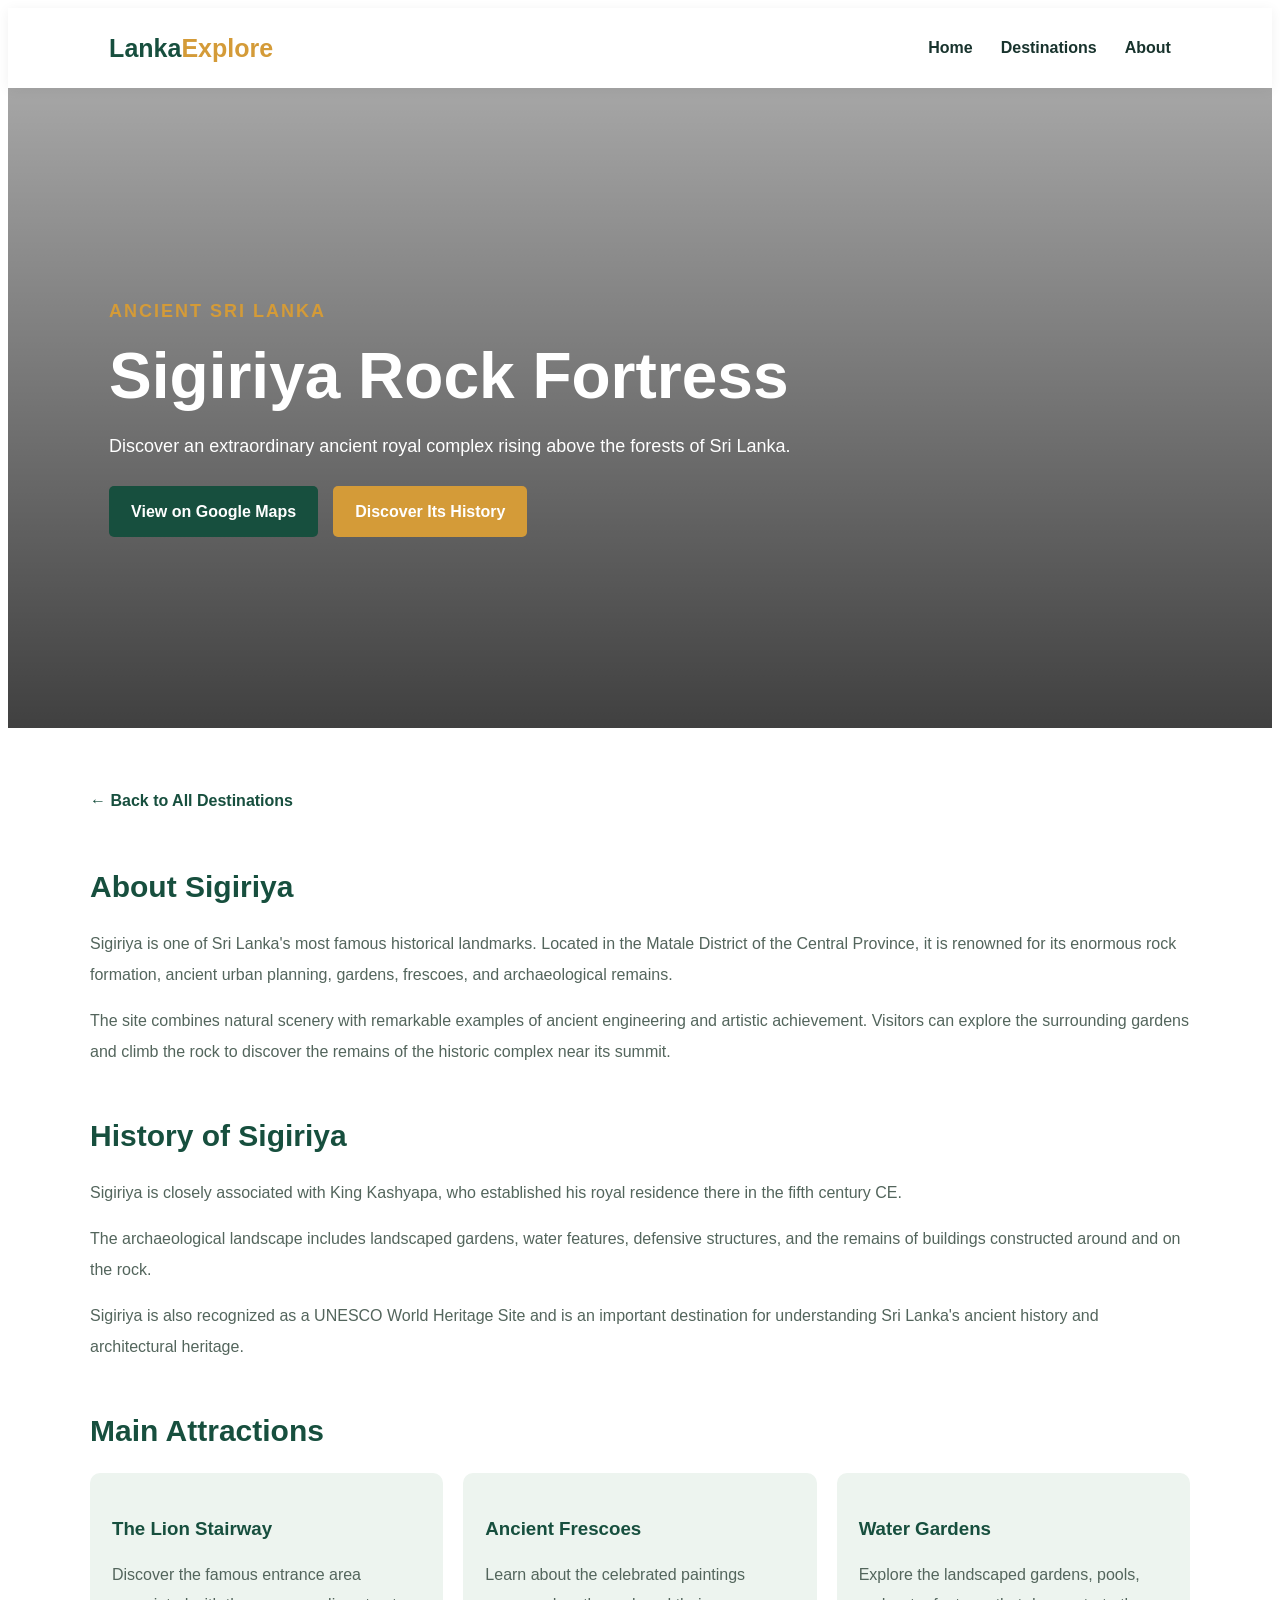
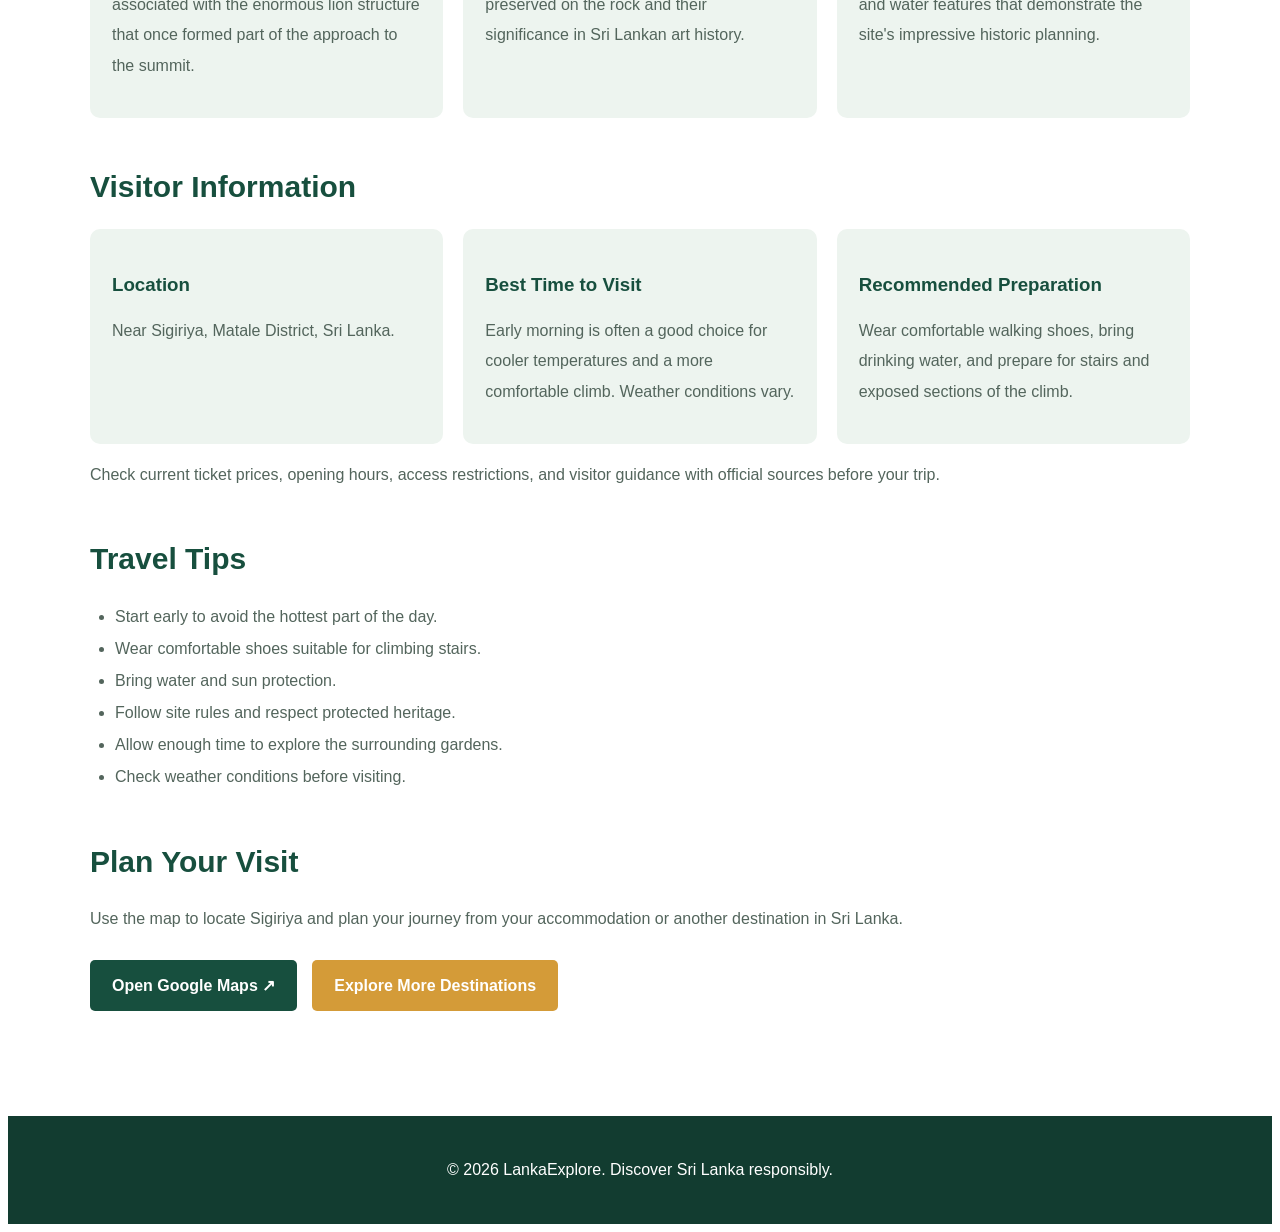
<file: destinations/sigiriya.html>
<!DOCTYPE html>

<html lang="en"> <head> <meta charset="UTF-8"> <meta name="viewport" content="width=device-width, initial-scale=1.0">

<title>Sigiriya Rock Fortress | Discover Sri Lanka</title>

<meta
    name="description"
    content="Discover Sigiriya Rock Fortress in Sri Lanka, including its history, attractions, location, and travel tips."
>

<link rel="stylesheet" href="../style.css">

<style>
    .destination-hero {
        min-height: 480px;
        padding: 80px 8%;
        display: flex;
        align-items: center;
        color: white;

        background:
            linear-gradient(
                rgba(0, 0, 0, 0.35),
                rgba(0, 0, 0, 0.75)
            ),
            url("https://images.unsplash.com/photo-1588598198321-9735fd5d9b9a?auto=format&fit=crop&w=1800&q=85");

        background-size: cover;
        background-position: center;
    }

    .destination-hero-content {
        max-width: 750px;
    }

    .destination-hero h1 {
        font-size: clamp(38px, 6vw, 64px);
        line-height: 1.15;
        margin: 15px 0;
    }

    .destination-hero p {
        font-size: 18px;
    }

    .destination-content {
        max-width: 1100px;
        margin: auto;
        padding: 60px 24px;
    }

    .destination-content section {
        margin-bottom: 45px;
    }

    .destination-content h2 {
        color: #174f3e;
        font-size: 30px;
        margin-bottom: 18px;
    }

    .destination-content p {
        color: #53655c;
        margin-bottom: 15px;
        line-height: 1.9;
    }

    .destination-content ul {
        padding-left: 25px;
        color: #53655c;
        line-height: 2;
    }

    .info-grid {
        display: grid;
        grid-template-columns: repeat(3, minmax(0, 1fr));
        gap: 20px;
    }

    .info-card {
        padding: 22px;
        background: #edf4ef;
        border-radius: 10px;
    }

    .info-card h3 {
        margin-bottom: 10px;
        color: #174f3e;
    }

    .destination-actions {
        display: flex;
        flex-wrap: wrap;
        gap: 15px;
        margin-top: 25px;
    }

    .destination-actions a {
        display: inline-block;
        padding: 13px 22px;
        border-radius: 5px;
        font-weight: bold;
    }

    .primary-action {
        background: #174f3e;
        color: white;
    }

    .secondary-action {
        background: #d49b38;
        color: white;
    }

    .back-link {
        display: inline-block;
        margin-bottom: 25px;
        color: #174f3e;
        font-weight: bold;
    }

    @media (max-width: 650px) {
        .destination-hero {
            min-height: 400px;
            padding: 55px 6%;
        }

        .info-grid {
            grid-template-columns: 1fr;
        }

        .destination-content {
            padding: 40px 20px;
        }
    }
</style>


</head>

<body>

<header class="navbar">
    <a href="../index.html" class="logo">
        Lanka<span>Explore</span>
    </a>

    <nav>
        <a href="../index.html">Home</a>
        <a href="../index.html#destinations">Destinations</a>
        <a href="../index.html#about">About</a>
    </nav>
</header>

<main>

    <section class="destination-hero">
        <div class="destination-hero-content">

            <p class="eyebrow">ANCIENT SRI LANKA</p>

            <h1>Sigiriya Rock Fortress</h1>

            <p>
                Discover an extraordinary ancient royal
                complex rising above the forests of Sri Lanka.
            </p>

            <div class="destination-actions">
                <a
                    class="primary-action"
                    href="https://www.google.com/maps/search/?api=1&query=Sigiriya+Rock+Fortress+Sri+Lanka"
                    target="_blank"
                    rel="noopener noreferrer"
                >
                    View on Google Maps
                </a>

                <a
                    class="secondary-action"
                    href="#history"
                >
                    Discover Its History
                </a>
            </div>

        </div>
    </section>

    <div class="destination-content">

        <a class="back-link" href="../index.html#destinations">
            ← Back to All Destinations
        </a>

        <section>
            <h2>About Sigiriya</h2>

            <p>
                Sigiriya is one of Sri Lanka's most famous
                historical landmarks. Located in the Matale
                District of the Central Province, it is
                renowned for its enormous rock formation,
                ancient urban planning, gardens, frescoes,
                and archaeological remains.
            </p>

            <p>
                The site combines natural scenery with
                remarkable examples of ancient engineering
                and artistic achievement. Visitors can
                explore the surrounding gardens and climb
                the rock to discover the remains of the
                historic complex near its summit.
            </p>
        </section>

        <section id="history">
            <h2>History of Sigiriya</h2>

            <p>
                Sigiriya is closely associated with King
                Kashyapa, who established his royal residence
                there in the fifth century CE.
            </p>

            <p>
                The archaeological landscape includes
                landscaped gardens, water features,
                defensive structures, and the remains of
                buildings constructed around and on the rock.
            </p>

            <p>
                Sigiriya is also recognized as a UNESCO
                World Heritage Site and is an important
                destination for understanding Sri Lanka's
                ancient history and architectural heritage.
            </p>
        </section>

        <section>
            <h2>Main Attractions</h2>

            <div class="info-grid">

                <article class="info-card">
                    <h3>The Lion Stairway</h3>

                    <p>
                        Discover the famous entrance area
                        associated with the enormous lion
                        structure that once formed part
                        of the approach to the summit.
                    </p>
                </article>

                <article class="info-card">
                    <h3>Ancient Frescoes</h3>

                    <p>
                        Learn about the celebrated
                        paintings preserved on the rock
                        and their significance in Sri
                        Lankan art history.
                    </p>
                </article>

                <article class="info-card">
                    <h3>Water Gardens</h3>

                    <p>
                        Explore the landscaped gardens,
                        pools, and water features that
                        demonstrate the site's impressive
                        historic planning.
                    </p>
                </article>

            </div>
        </section>

        <section>
            <h2>Visitor Information</h2>

            <div class="info-grid">

                <article class="info-card">
                    <h3>Location</h3>

                    <p>
                        Near Sigiriya, Matale District,
                        Sri Lanka.
                    </p>
                </article>

                <article class="info-card">
                    <h3>Best Time to Visit</h3>

                    <p>
                        Early morning is often a good
                        choice for cooler temperatures
                        and a more comfortable climb.
                        Weather conditions vary.
                    </p>
                </article>

                <article class="info-card">
                    <h3>Recommended Preparation</h3>

                    <p>
                        Wear comfortable walking shoes,
                        bring drinking water, and prepare
                        for stairs and exposed sections
                        of the climb.
                    </p>
                </article>

            </div>

            <p>
                Check current ticket prices, opening hours,
                access restrictions, and visitor guidance
                with official sources before your trip.
            </p>
        </section>

        <section>
            <h2>Travel Tips</h2>

            <ul>
                <li>Start early to avoid the hottest part of the day.</li>
                <li>Wear comfortable shoes suitable for climbing stairs.</li>
                <li>Bring water and sun protection.</li>
                <li>Follow site rules and respect protected heritage.</li>
                <li>Allow enough time to explore the surrounding gardens.</li>
                <li>Check weather conditions before visiting.</li>
            </ul>
        </section>

        <section>
            <h2>Plan Your Visit</h2>

            <p>
                Use the map to locate Sigiriya and plan
                your journey from your accommodation
                or another destination in Sri Lanka.
            </p>

            <div class="destination-actions">
                <a
                    class="primary-action"
                    href="https://www.google.com/maps/search/?api=1&query=Sigiriya+Sri+Lanka"
                    target="_blank"
                    rel="noopener noreferrer"
                >
                    Open Google Maps ↗
                </a>

                <a
                    class="secondary-action"
                    href="../index.html"
                >
                    Explore More Destinations
                </a>
            </div>
        </section>

    </div>

</main>

<footer>
    <p>
        © <span id="year"></span> LankaExplore.
        Discover Sri Lanka responsibly.
    </p>
</footer>

<script>
    document.getElementById("year").textContent =
        new Date().getFullYear();
</script>


</body> </html>
</file>
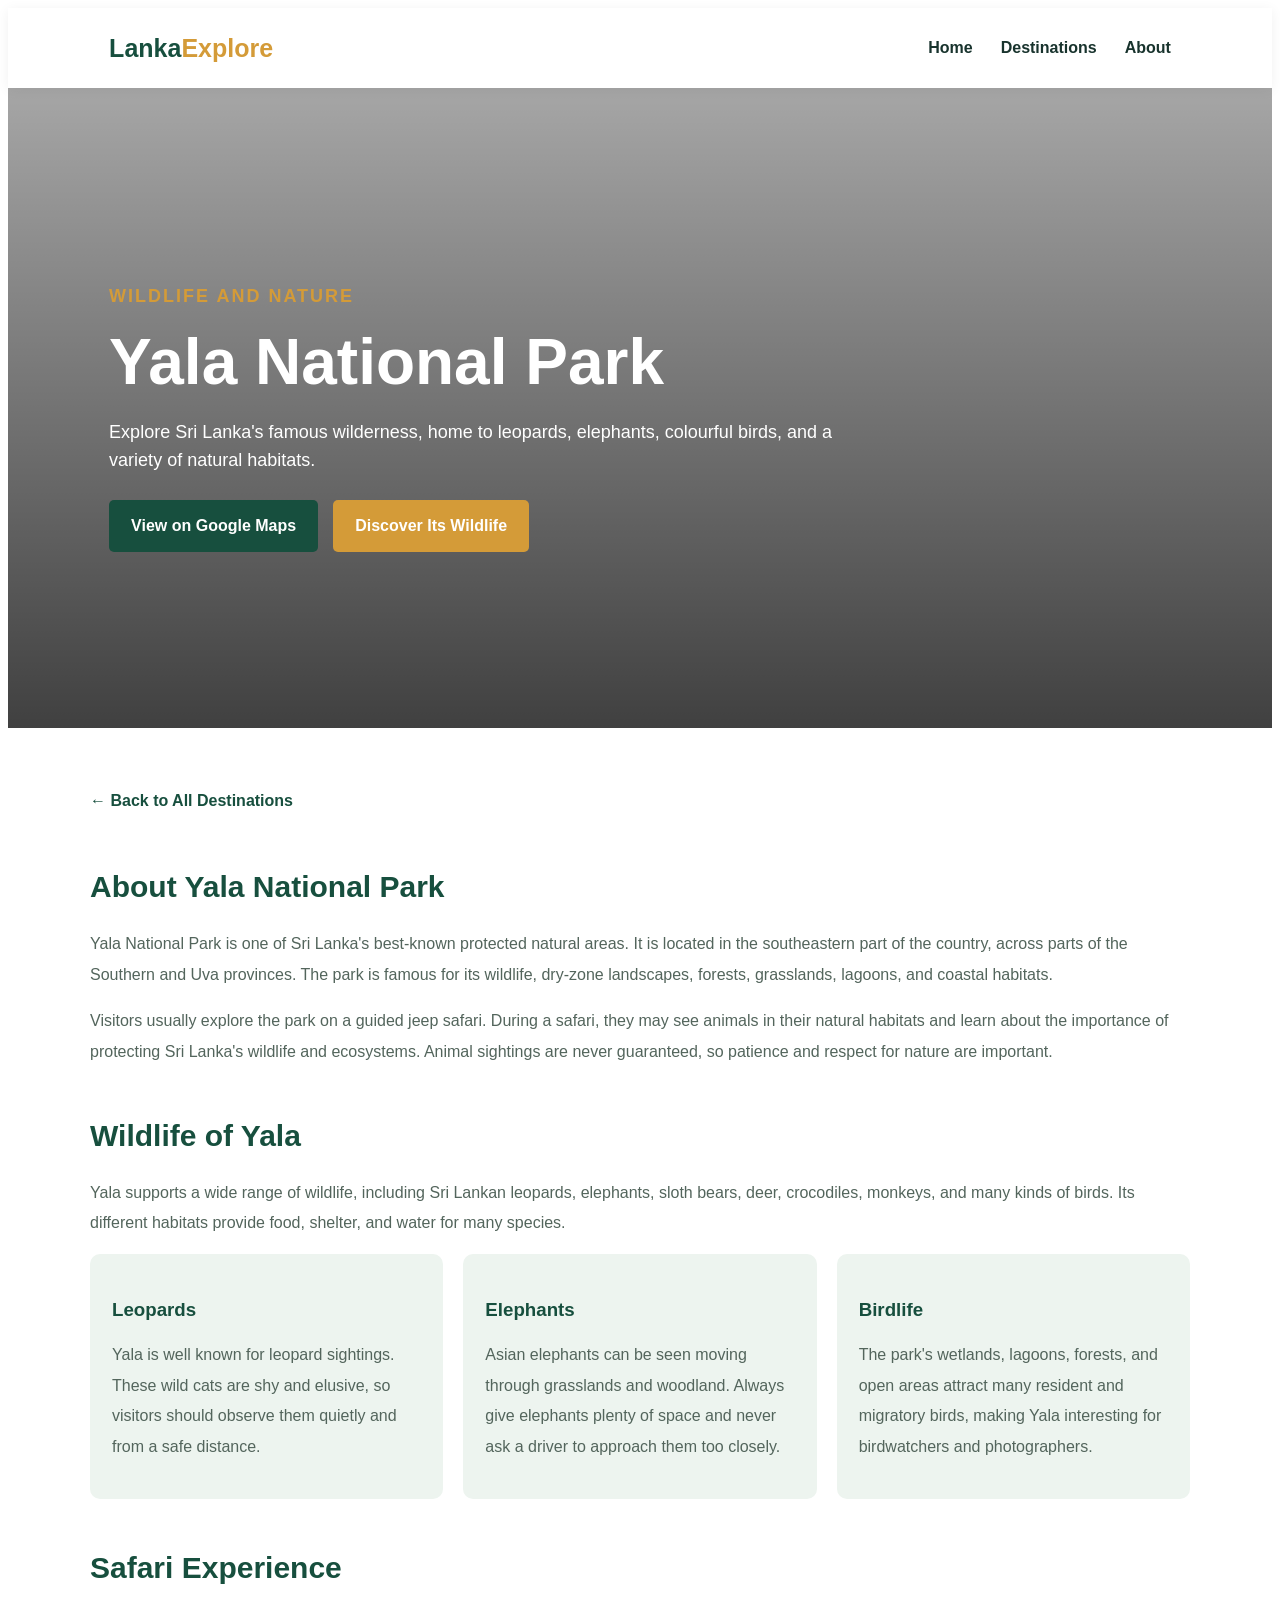
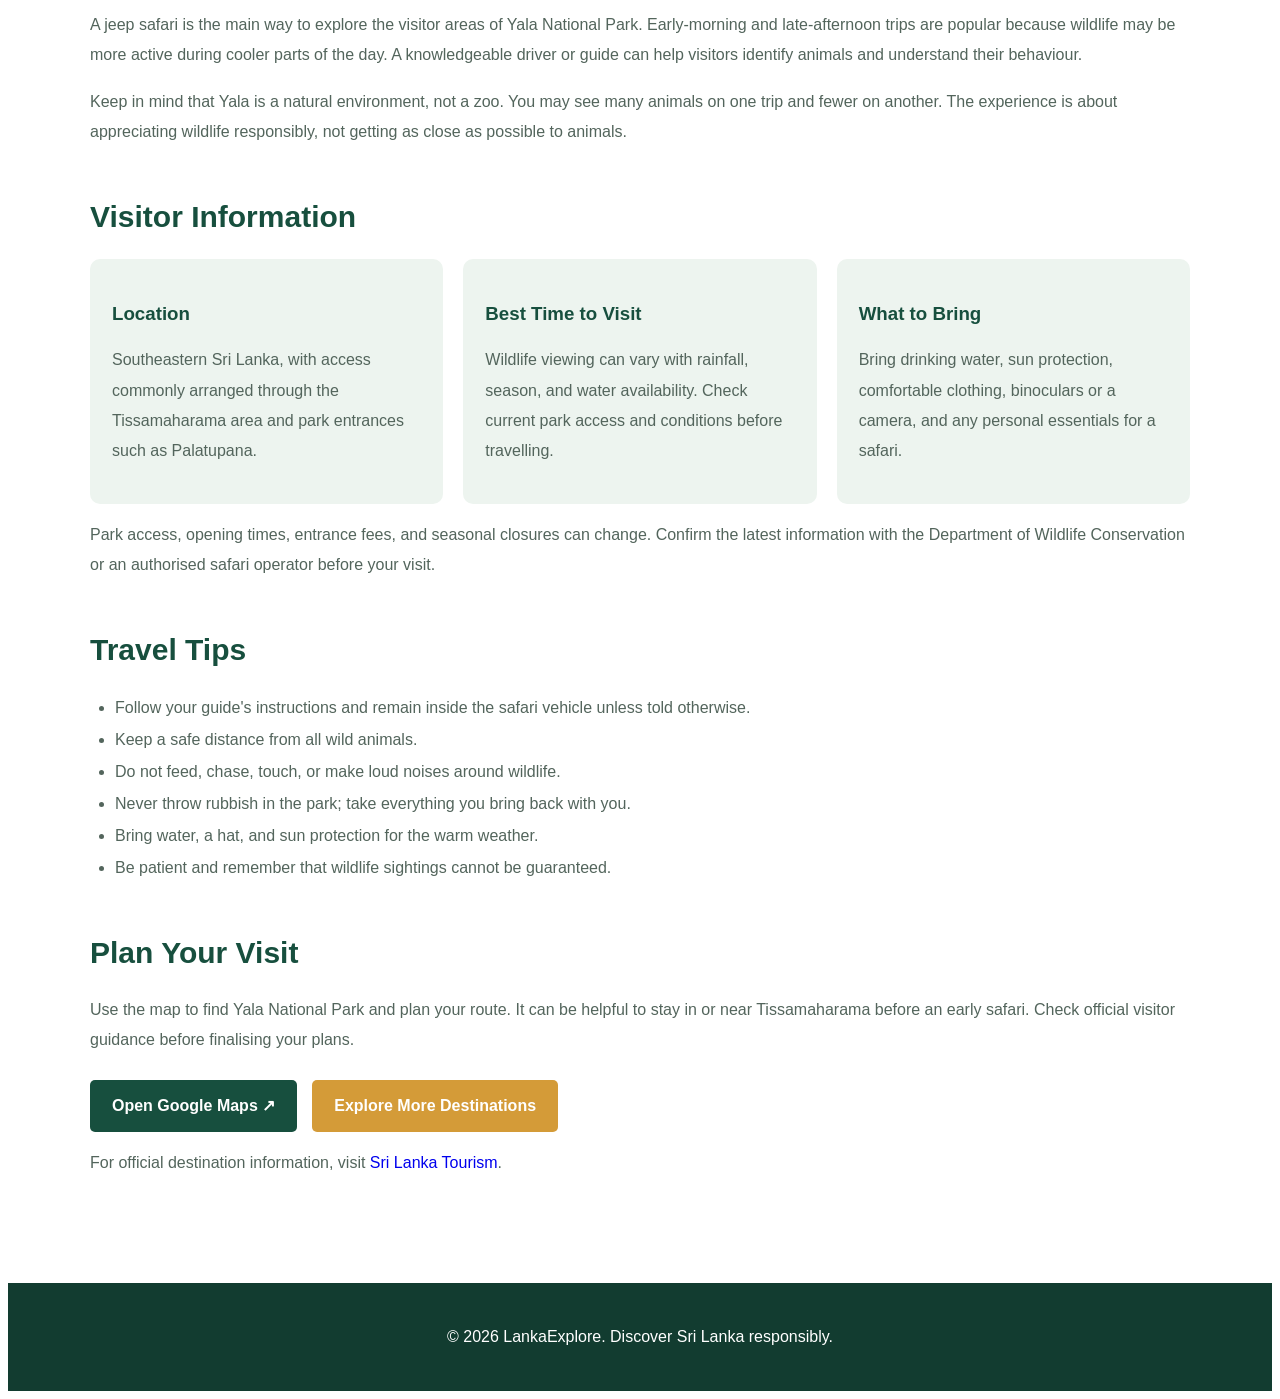
<file: destinations/yala.html>
<!DOCTYPE html>
<html lang="en">
<head>
    <meta charset="UTF-8">
    <meta name="viewport" content="width=device-width, initial-scale=1.0">
    <title>Yala National Park | Discover Sri Lanka</title>
    <meta name="description" content="Discover Yala National Park in Sri Lanka, including its wildlife, safari experiences, location, visitor information, and travel tips.">
    <link rel="stylesheet" href="../style.css">
    <style>
        .destination-hero {
            min-height: 480px;
            padding: 80px 8%;
            display: flex;
            align-items: center;
            color: white;
            background: linear-gradient(rgba(0, 0, 0, 0.35), rgba(0, 0, 0, 0.75)),
                url("https://images.unsplash.com/photo-1472396961693-142e6e269027?auto=format&fit=crop&w=1800&q=85");
            background-size: cover;
            background-position: center;
        }
        .destination-hero-content { max-width: 750px; }
        .destination-hero h1 { font-size: clamp(38px, 6vw, 64px); line-height: 1.15; margin: 15px 0; }
        .destination-hero p { font-size: 18px; }
        .destination-content { max-width: 1100px; margin: auto; padding: 60px 24px; }
        .destination-content section { margin-bottom: 45px; }
        .destination-content h2 { color: #174f3e; font-size: 30px; margin-bottom: 18px; }
        .destination-content p { color: #53655c; margin-bottom: 15px; line-height: 1.9; }
        .destination-content ul { padding-left: 25px; color: #53655c; line-height: 2; }
        .info-grid { display: grid; grid-template-columns: repeat(3, minmax(0, 1fr)); gap: 20px; }
        .info-card { padding: 22px; background: #edf4ef; border-radius: 10px; }
        .info-card h3 { margin-bottom: 10px; color: #174f3e; }
        .destination-actions { display: flex; flex-wrap: wrap; gap: 15px; margin-top: 25px; }
        .destination-actions a { display: inline-block; padding: 13px 22px; border-radius: 5px; font-weight: bold; }
        .primary-action { background: #174f3e; color: white; }
        .secondary-action { background: #d49b38; color: white; }
        .back-link { display: inline-block; margin-bottom: 25px; color: #174f3e; font-weight: bold; }
        @media (max-width: 650px) {
            .destination-hero { min-height: 400px; padding: 55px 6%; }
            .info-grid { grid-template-columns: 1fr; }
            .destination-content { padding: 40px 20px; }
        }
    </style>
</head>
<body>
<header class="navbar">
    <a href="../index.html" class="logo">Lanka<span>Explore</span></a>
    <nav>
        <a href="../index.html">Home</a>
        <a href="../index.html#destinations">Destinations</a>
        <a href="../index.html#about">About</a>
    </nav>
</header>
<main>
    <section class="destination-hero">
        <div class="destination-hero-content">
            <p class="eyebrow">WILDLIFE AND NATURE</p>
            <h1>Yala National Park</h1>
            <p>Explore Sri Lanka's famous wilderness, home to leopards, elephants, colourful birds, and a variety of natural habitats.</p>
            <div class="destination-actions">
                <a class="primary-action" href="https://www.google.com/maps/search/?api=1&query=Yala+National+Park+Sri+Lanka" target="_blank" rel="noopener noreferrer">View on Google Maps</a>
                <a class="secondary-action" href="#wildlife">Discover Its Wildlife</a>
            </div>
        </div>
    </section>
    <div class="destination-content">
        <a class="back-link" href="../index.html#destinations">← Back to All Destinations</a>
        <section>
            <h2>About Yala National Park</h2>
            <p>Yala National Park is one of Sri Lanka's best-known protected natural areas. It is located in the southeastern part of the country, across parts of the Southern and Uva provinces. The park is famous for its wildlife, dry-zone landscapes, forests, grasslands, lagoons, and coastal habitats.</p>
            <p>Visitors usually explore the park on a guided jeep safari. During a safari, they may see animals in their natural habitats and learn about the importance of protecting Sri Lanka's wildlife and ecosystems. Animal sightings are never guaranteed, so patience and respect for nature are important.</p>
        </section>
        <section id="wildlife">
            <h2>Wildlife of Yala</h2>
            <p>Yala supports a wide range of wildlife, including Sri Lankan leopards, elephants, sloth bears, deer, crocodiles, monkeys, and many kinds of birds. Its different habitats provide food, shelter, and water for many species.</p>
            <div class="info-grid">
                <article class="info-card"><h3>Leopards</h3><p>Yala is well known for leopard sightings. These wild cats are shy and elusive, so visitors should observe them quietly and from a safe distance.</p></article>
                <article class="info-card"><h3>Elephants</h3><p>Asian elephants can be seen moving through grasslands and woodland. Always give elephants plenty of space and never ask a driver to approach them too closely.</p></article>
                <article class="info-card"><h3>Birdlife</h3><p>The park's wetlands, lagoons, forests, and open areas attract many resident and migratory birds, making Yala interesting for birdwatchers and photographers.</p></article>
            </div>
        </section>
        <section>
            <h2>Safari Experience</h2>
            <p>A jeep safari is the main way to explore the visitor areas of Yala National Park. Early-morning and late-afternoon trips are popular because wildlife may be more active during cooler parts of the day. A knowledgeable driver or guide can help visitors identify animals and understand their behaviour.</p>
            <p>Keep in mind that Yala is a natural environment, not a zoo. You may see many animals on one trip and fewer on another. The experience is about appreciating wildlife responsibly, not getting as close as possible to animals.</p>
        </section>
        <section>
            <h2>Visitor Information</h2>
            <div class="info-grid">
                <article class="info-card"><h3>Location</h3><p>Southeastern Sri Lanka, with access commonly arranged through the Tissamaharama area and park entrances such as Palatupana.</p></article>
                <article class="info-card"><h3>Best Time to Visit</h3><p>Wildlife viewing can vary with rainfall, season, and water availability. Check current park access and conditions before travelling.</p></article>
                <article class="info-card"><h3>What to Bring</h3><p>Bring drinking water, sun protection, comfortable clothing, binoculars or a camera, and any personal essentials for a safari.</p></article>
            </div>
            <p>Park access, opening times, entrance fees, and seasonal closures can change. Confirm the latest information with the Department of Wildlife Conservation or an authorised safari operator before your visit.</p>
        </section>
        <section>
            <h2>Travel Tips</h2>
            <ul>
                <li>Follow your guide's instructions and remain inside the safari vehicle unless told otherwise.</li>
                <li>Keep a safe distance from all wild animals.</li>
                <li>Do not feed, chase, touch, or make loud noises around wildlife.</li>
                <li>Never throw rubbish in the park; take everything you bring back with you.</li>
                <li>Bring water, a hat, and sun protection for the warm weather.</li>
                <li>Be patient and remember that wildlife sightings cannot be guaranteed.</li>
            </ul>
        </section>
        <section>
            <h2>Plan Your Visit</h2>
            <p>Use the map to find Yala National Park and plan your route. It can be helpful to stay in or near Tissamaharama before an early safari. Check official visitor guidance before finalising your plans.</p>
            <div class="destination-actions">
                <a class="primary-action" href="https://www.google.com/maps/search/?api=1&query=Yala+National+Park+Sri+Lanka" target="_blank" rel="noopener noreferrer">Open Google Maps ↗</a>
                <a class="secondary-action" href="../index.html#destinations">Explore More Destinations</a>
            </div>
            <p>For official destination information, visit <a href="https://www.srilanka.travel/attraction?attraction_id=163" target="_blank" rel="noopener noreferrer">Sri Lanka Tourism</a>.</p>
        </section>
    </div>
</main>
<footer><p>© <span id="year"></span> LankaExplore. Discover Sri Lanka responsibly.</p></footer>
<script>document.getElementById("year").textContent = new Date().getFullYear();</script>
</body>
</html>
</file>
<file: style.css>
{ margin: 0; padding: 0; box-sizing: border-box; }

html { scroll-behavior: smooth; }

body { font-family: Arial, Helvetica, sans-serif; color: #18332d; background: #ffffff; line-height: 1.6; }

a { text-decoration: none; }

.navbar { display: flex; align-items: center; justify-content: space-between; padding: 20px 8%; background: #ffffff; position: sticky; top: 0; z-index: 10; box-shadow: 0 2px 12px rgba(0, 0, 0, 0.06); }

.logo { font-size: 25px; font-weight: bold; color: #174f3e; }

.logo span { color: #d49b38; }

nav { display: flex; gap: 28px; }

nav a { color: #18332d; font-weight: 600; }

nav a:hover { color: #d49b38; }

.hero { min-height: 580px; display: flex; align-items: center; padding: 80px 8%; color: #ffffff;

background:
    linear-gradient(
        90deg,
        rgba(6, 35, 27, 0.88),
        rgba(6, 35, 27, 0.25)
    ),
    url("https://images.unsplash.com/photo-1500530855697-b586d89ba3ee?auto=format&fit=crop&w=2000&q=85");

background-position: center;
background-size: cover;


}

.hero-content { max-width: 680px; }

.eyebrow { color: #d49b38; font-weight: bold; letter-spacing: 2px; font-size: 13px; margin-bottom: 15px; }

.hero h1 { font-size: clamp(38px, 6vw, 68px); line-height: 1.12; margin-bottom: 22px; }

.hero-content > p:not(.eyebrow) { font-size: 18px; margin-bottom: 32px; max-width: 550px; }

.button { display: inline-block; background: #d49b38; color: #ffffff; padding: 14px 25px; border-radius: 5px; font-weight: bold; transition: background 0.2s; }

.button:hover { background: #b78025; }

.destinations { padding: 85px 8%; }

.section-heading { text-align: center; margin-bottom: 35px; }

.section-heading h2, .about h2 { font-size: clamp(28px, 4vw, 40px); margin-bottom: 12px; }

.section-heading > p:last-child { color: #68766f; }

#searchInput { display: block; width: 100%; max-width: 500px; margin: 0 auto 25px; padding: 14px 18px; border: 1px solid #d9e2dd; border-radius: 7px; font-size: 16px; }

.filter-buttons { display: flex; justify-content: center; flex-wrap: wrap; gap: 12px; margin-bottom: 35px; }

.filter-btn { padding: 10px 22px; border: 1px solid #d9e2dd; border-radius: 25px; background: #ffffff; cursor: pointer; font-size: 15px; }

.filter-btn:hover, .filter-btn.active { background: #174f3e; color: #ffffff; border-color: #174f3e; }

.destination-grid { display: grid; grid-template-columns: repeat(3, minmax(0, 1fr)); gap: 28px; }

.destination-card { border-radius: 12px; overflow: hidden; background: #ffffff; box-shadow: 0 5px 25px rgba(0, 0, 0, 0.08); transition: transform 0.25s; }

.destination-card:hover { transform: translateY(-6px); }

.destination-card img { display: block; width: 100%; height: 230px; object-fit: cover; background: #e7eee9; }

.card-content { padding: 24px; }

.category { font-size: 12px; font-weight: bold; color: #b78025; letter-spacing: 1px; }

.card-content h3 { margin: 8px 0 12px; font-size: 22px; }

.card-content p { color: #68766f; margin-bottom: 20px; }

.card-content a { color: #174f3e; font-weight: bold; }

.card-content a:hover { color: #b78025; }

#noResults { text-align: center; padding: 30px; color: #68766f; }

.about { background: #edf4ef; text-align: center; padding: 80px 8%; }

.about p { max-width: 750px; margin: 0 auto; color: #53655c; }

footer { background: #123c30; color: #ffffff; text-align: center; padding: 25px; }

@media (max-width: 900px) { .destination-grid { grid-template-columns: repeat(2, minmax(0, 1fr)); }

.navbar {
    padding: 18px 5%;
}

.destinations {
    padding: 65px 5%;
}


}

@media (max-width: 600px) { .navbar { flex-direction: column; gap: 12px; }

nav {
    gap: 18px;
    flex-wrap: wrap;
    justify-content: center;
}

.hero {
    min-height: 500px;
    padding: 60px 6%;
}

.destination-grid {
    grid-template-columns: 1fr;
}

.destination-card img {
    height: 240px;
}


}
</file>
